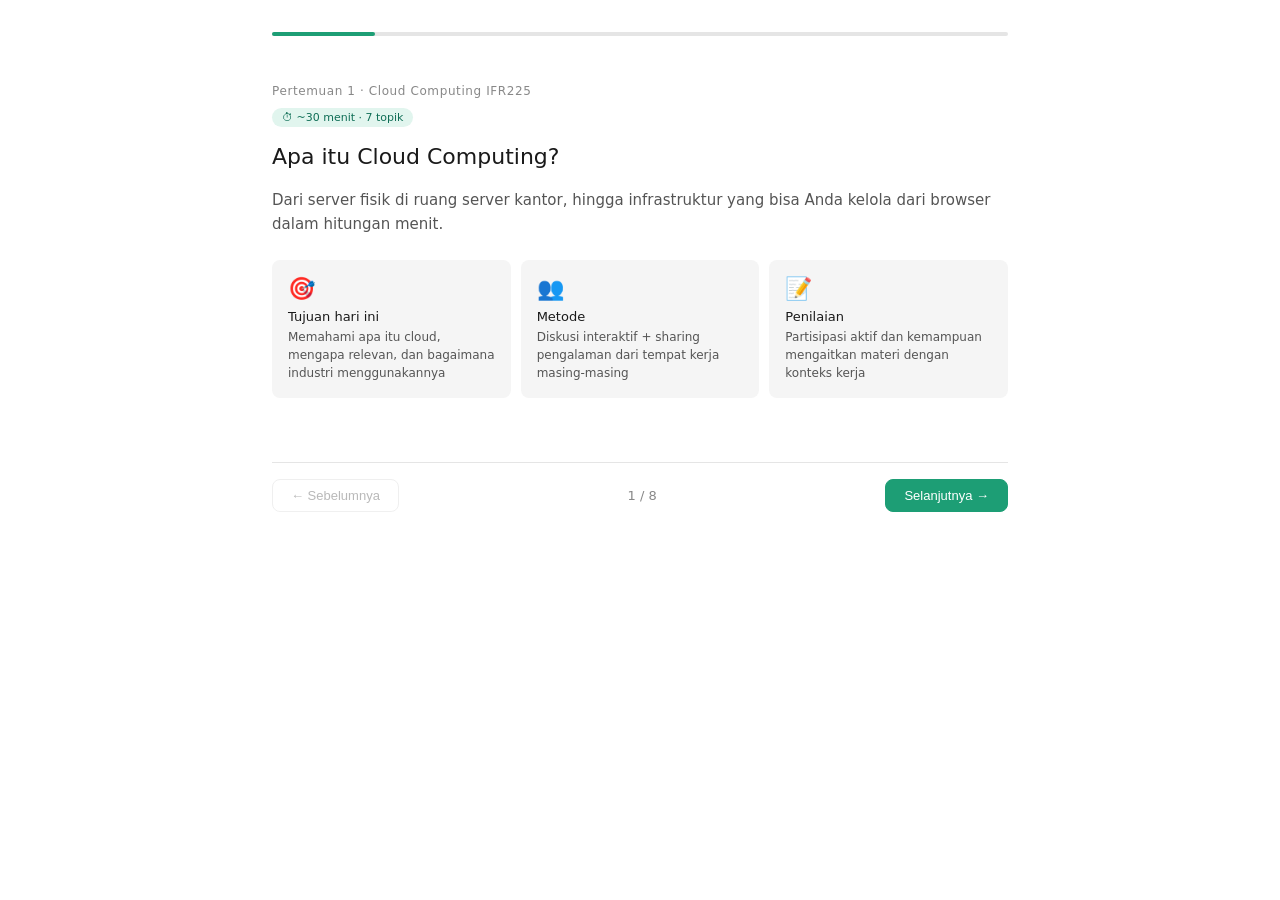
<file: content/docs/cloud-computing/intro.html>
<!doctype html>
<html lang="id">
	<head>
		<meta charset="UTF-8" />
		<meta name="viewport" content="width=device-width, initial-scale=1.0" />
		<title>Bahan Ajar Cloud Computing — Pertemuan 1</title>
		<style>
			* {
				box-sizing: border-box;
				margin: 0;
				padding: 0;
			}
			body {
				font-family: system-ui, sans-serif;
				background: #fff;
				color: #1a1a1a;
				padding: 2rem;
				max-width: 800px;
				margin: 0 auto;
			}
			.deck {
				width: 100%;
			}
			.slide {
				display: none;
				padding: 1.5rem 0;
			}
			.slide.active {
				display: block;
			}
			.progress-bar {
				width: 100%;
				height: 4px;
				background: #e5e5e5;
				border-radius: 2px;
				margin-bottom: 1.5rem;
			}
			.progress-fill {
				height: 4px;
				background: #1d9e75;
				border-radius: 2px;
				transition: width 0.3s ease;
			}
			.slide-meta {
				font-size: 12px;
				color: #888;
				margin-bottom: 0.5rem;
				letter-spacing: 0.05em;
			}
			.slide-title {
				font-size: 22px;
				font-weight: 500;
				color: #1a1a1a;
				margin-bottom: 1rem;
				line-height: 1.3;
			}
			.slide-subtitle {
				font-size: 15px;
				color: #555;
				margin-bottom: 1.5rem;
				line-height: 1.6;
			}
			.card-grid {
				display: grid;
				grid-template-columns: repeat(auto-fit, minmax(160px, 1fr));
				gap: 10px;
				margin: 1rem 0;
			}
			.card {
				background: #f5f5f5;
				border-radius: 8px;
				padding: 1rem;
			}
			.card-icon {
				font-size: 22px;
				margin-bottom: 8px;
			}
			.card-label {
				font-size: 13px;
				font-weight: 500;
				color: #1a1a1a;
				margin-bottom: 4px;
			}
			.card-desc {
				font-size: 12px;
				color: #555;
				line-height: 1.5;
			}
			.compare-row {
				display: grid;
				grid-template-columns: 1fr 1fr;
				gap: 10px;
				margin: 1rem 0;
			}
			.compare-card {
				background: #f5f5f5;
				border-radius: 8px;
				padding: 1rem;
			}
			.compare-head {
				font-size: 13px;
				font-weight: 500;
				color: #555;
				margin-bottom: 8px;
			}
			.compare-item {
				font-size: 13px;
				color: #1a1a1a;
				padding: 5px 0;
				border-bottom: 0.5px solid #ddd;
				line-height: 1.4;
			}
			.compare-item:last-child {
				border-bottom: none;
			}
			.highlight-box {
				border-left: 3px solid #1d9e75;
				padding: 0.75rem 1rem;
				background: #f5f5f5;
				border-radius: 0 8px 8px 0;
				margin: 1rem 0;
			}
			.highlight-box p {
				font-size: 14px;
				color: #1a1a1a;
				line-height: 1.6;
			}
			.timeline {
				margin: 1rem 0;
			}
			.tl-item {
				display: flex;
				gap: 12px;
				margin-bottom: 14px;
				align-items: flex-start;
			}
			.tl-dot {
				width: 28px;
				height: 28px;
				min-width: 28px;
				border-radius: 50%;
				background: #e1f5ee;
				display: flex;
				align-items: center;
				justify-content: center;
				font-size: 11px;
				font-weight: 500;
				color: #0f6e56;
			}
			.tl-content {
				flex: 1;
			}
			.tl-year {
				font-size: 11px;
				color: #888;
				margin-bottom: 2px;
			}
			.tl-text {
				font-size: 13px;
				color: #1a1a1a;
				line-height: 1.5;
			}
			.discussion-box {
				border: 0.5px solid #ccc;
				border-radius: 12px;
				padding: 1.25rem;
				margin: 1rem 0;
			}
			.discussion-q {
				font-size: 14px;
				color: #1a1a1a;
				line-height: 1.6;
				margin-bottom: 10px;
			}
			.ask-btn {
				font-size: 13px;
				padding: 8px 16px;
				border-radius: 8px;
				border: 0.5px solid #ccc;
				background: transparent;
				color: #1a1a1a;
				cursor: pointer;
				margin-right: 8px;
				margin-top: 4px;
			}
			.ask-btn:hover {
				background: #f5f5f5;
			}
			.sector-grid {
				display: grid;
				grid-template-columns: repeat(auto-fit, minmax(130px, 1fr));
				gap: 8px;
				margin: 1rem 0;
			}
			.sector-card {
				background: #f5f5f5;
				border-radius: 8px;
				padding: 0.75rem;
				text-align: center;
			}
			.sector-icon {
				font-size: 20px;
				margin-bottom: 6px;
			}
			.sector-name {
				font-size: 12px;
				font-weight: 500;
				color: #1a1a1a;
				margin-bottom: 3px;
			}
			.sector-ex {
				font-size: 11px;
				color: #555;
			}
			.summary-list {
				list-style: none;
				margin: 1rem 0;
			}
			.summary-list li {
				display: flex;
				gap: 10px;
				padding: 8px 0;
				border-bottom: 0.5px solid #e5e5e5;
				font-size: 14px;
				color: #1a1a1a;
				line-height: 1.5;
				align-items: flex-start;
			}
			.summary-list li:last-child {
				border-bottom: none;
			}
			.check {
				color: #1d9e75;
				font-size: 14px;
				margin-top: 2px;
				min-width: 16px;
			}
			.nav {
				display: flex;
				align-items: center;
				justify-content: space-between;
				margin-top: 1.5rem;
				padding-top: 1rem;
				border-top: 0.5px solid #e5e5e5;
			}
			.nav-btn {
				font-size: 13px;
				padding: 8px 18px;
				border-radius: 8px;
				border: 0.5px solid #ccc;
				background: transparent;
				color: #1a1a1a;
				cursor: pointer;
			}
			.nav-btn:hover {
				background: #f5f5f5;
			}
			.nav-btn:disabled {
				opacity: 0.3;
				cursor: default;
			}
			.nav-btn.primary {
				background: #1d9e75;
				color: white;
				border-color: #1d9e75;
			}
			.nav-btn.primary:hover {
				background: #0f6e56;
				border-color: #0f6e56;
			}
			.slide-counter {
				font-size: 13px;
				color: #888;
			}
			.timer-badge {
				display: inline-flex;
				align-items: center;
				gap: 5px;
				font-size: 11px;
				color: #0f6e56;
				background: #e1f5ee;
				padding: 3px 10px;
				border-radius: 20px;
				margin-bottom: 1rem;
			}
			.two-col {
				display: grid;
				grid-template-columns: 1fr 1fr;
				gap: 12px;
				margin: 1rem 0;
			}
			.stat-block {
				text-align: center;
				padding: 1rem;
				background: #f5f5f5;
				border-radius: 8px;
			}
			.stat-num {
				font-size: 24px;
				font-weight: 500;
				color: #1d9e75;
			}
			.stat-label {
				font-size: 12px;
				color: #555;
				margin-top: 4px;
			}
		</style>
	</head>
	<body>
		<div class="deck">
			<div class="progress-bar"
				><div class="progress-fill" id="prog" style="width: 14%"></div
			></div>

			<!-- Slide 1: Pembuka -->
			<div class="slide active" id="s1">
				<div class="slide-meta"
					>Pertemuan 1 · Cloud Computing IFR225</div
				>
				<div class="timer-badge">⏱ ~30 menit · 7 topik</div>
				<div class="slide-title">Apa itu Cloud Computing?</div>
				<div class="slide-subtitle"
					>Dari server fisik di ruang server kantor, hingga
					infrastruktur yang bisa Anda kelola dari browser dalam
					hitungan menit.</div
				>
				<div class="card-grid">
					<div class="card">
						<div class="card-icon">🎯</div>
						<div class="card-label">Tujuan hari ini</div>
						<div class="card-desc"
							>Memahami apa itu cloud, mengapa relevan, dan
							bagaimana industri menggunakannya</div
						>
					</div>
					<div class="card">
						<div class="card-icon">👥</div>
						<div class="card-label">Metode</div>
						<div class="card-desc"
							>Diskusi interaktif + sharing pengalaman dari tempat
							kerja masing-masing</div
						>
					</div>
					<div class="card">
						<div class="card-icon">📝</div>
						<div class="card-label">Penilaian</div>
						<div class="card-desc"
							>Partisipasi aktif dan kemampuan mengaitkan materi
							dengan konteks kerja</div
						>
					</div>
				</div>
			</div>

			<!-- Slide 2: Definisi -->
			<div class="slide" id="s2">
				<div class="slide-meta">Topik 1 · Definisi</div>
				<div class="slide-title">Definisi cloud computing</div>
				<div class="highlight-box">
					<p
						>NIST mendefinisikan cloud computing sebagai model yang
						memungkinkan akses jaringan yang nyaman dan sesuai
						permintaan ke kumpulan sumber daya komputasi yang dapat
						dikonfigurasi — seperti jaringan, server, penyimpanan,
						aplikasi, dan layanan — yang dapat dengan cepat
						disediakan dan dirilis dengan usaha manajemen
						minimal.</p
					>
				</div>
				<div class="slide-subtitle"
					>Sederhananya:
					<strong
						>sewa infrastruktur IT lewat internet, bayar sesuai
						pemakaian.</strong
					></div
				>
				<div class="card-grid">
					<div class="card">
						<div class="card-label">On-demand</div>
						<div class="card-desc"
							>Tersedia kapanpun dibutuhkan, tanpa perlu menunggu
							pengadaan hardware</div
						>
					</div>
					<div class="card">
						<div class="card-label">Elastis</div>
						<div class="card-desc"
							>Bisa ditambah atau dikurangi kapasitasnya sesuai
							kebutuhan saat itu</div
						>
					</div>
					<div class="card">
						<div class="card-label">Pay-as-you-go</div>
						<div class="card-desc"
							>Bayar hanya untuk yang digunakan, seperti tagihan
							listrik</div
						>
					</div>
				</div>
			</div>

			<!-- Slide 3: Sejarah -->
			<div class="slide" id="s3">
				<div class="slide-meta">Topik 2 · Sejarah</div>
				<div class="slide-title"
					>Perjalanan singkat cloud computing</div
				>
				<div class="timeline">
					<div class="tl-item">
						<div class="tl-dot">60an</div>
						<div class="tl-content">
							<div class="tl-year">1960-an</div>
							<div class="tl-text"
								>John McCarthy menggagas "computing as a
								utility" — komputasi seperti listrik, bisa
								dinikmati banyak orang sekaligus</div
							>
						</div>
					</div>
					<div class="tl-item">
						<div class="tl-dot">99</div>
						<div class="tl-content">
							<div class="tl-year">1999</div>
							<div class="tl-text"
								>Salesforce meluncurkan aplikasi bisnis lewat
								internet — cikal bakal SaaS modern</div
							>
						</div>
					</div>
					<div class="tl-item">
						<div class="tl-dot">06</div>
						<div class="tl-content">
							<div class="tl-year">2006</div>
							<div class="tl-text"
								>Amazon Web Services (AWS) lahir. EC2 dan S3
								menjadi layanan cloud komersial pertama yang
								masif</div
							>
						</div>
					</div>
					<div class="tl-item">
						<div class="tl-dot">10+</div>
						<div class="tl-content">
							<div class="tl-year">2010-sekarang</div>
							<div class="tl-text"
								>Google Cloud, Microsoft Azure, Alibaba Cloud
								menyusul. Cloud menjadi backbone industri
								global</div
							>
						</div>
					</div>
				</div>
			</div>

			<!-- Slide 4: On-premise vs Cloud -->
			<div class="slide" id="s4">
				<div class="slide-meta">Topik 3 · Perbandingan</div>
				<div class="slide-title">On-premise vs cloud</div>
				<div class="compare-row">
					<div class="compare-card">
						<div class="compare-head"
							>🏢 On-premise (tradisional)</div
						>
						<div class="compare-item"
							>Beli & kelola hardware sendiri</div
						>
						<div class="compare-item">Biaya awal besar (CAPEX)</div>
						<div class="compare-item"
							>Kapasitas tetap, sulit ditambah cepat</div
						>
						<div class="compare-item"
							>Tim IT internal wajib ada</div
						>
						<div class="compare-item">Kontrol penuh atas data</div>
					</div>
					<div class="compare-card" style="border: 0.5px solid #aaa">
						<div class="compare-head" style="color: #0f6e56"
							>☁️ Cloud</div
						>
						<div class="compare-item"
							>Sewa infrastruktur dari penyedia</div
						>
						<div class="compare-item"
							>Biaya operasional (OPEX), fleksibel</div
						>
						<div class="compare-item"
							>Skalabel dalam hitungan menit</div
						>
						<div class="compare-item"
							>Pemeliharaan ditangani penyedia</div
						>
						<div class="compare-item"
							>Data di server pihak ketiga</div
						>
					</div>
				</div>
				<div class="highlight-box">
					<p
						>Tidak semua perusahaan harus full cloud. Banyak yang
						memilih hybrid — sebagian tetap on-premise, sebagian
						pindah ke cloud sesuai kebutuhan dan regulasi.</p
					>
				</div>
			</div>

			<!-- Slide 5: Pemain utama -->
			<div class="slide" id="s5">
				<div class="slide-meta">Topik 4 · Ekosistem industri</div>
				<div class="slide-title"
					>Ekosistem cloud global & Indonesia</div
				>
				<div class="two-col">
					<div class="stat-block">
						<div class="stat-num">$679M</div>
						<div class="stat-label"
							>Nilai pasar cloud Indonesia 2023</div
						>
					</div>
					<div class="stat-block">
						<div class="stat-num">3 besar</div>
						<div class="stat-label"
							>AWS, Azure, GCP kuasai ~65% pasar global</div
						>
					</div>
				</div>
				<div class="card-grid">
					<div class="card">
						<div class="card-icon">🟠</div>
						<div class="card-label">Amazon Web Services</div>
						<div class="card-desc"
							>Terbesar, paling lengkap. Dipakai Tokopedia, Gojek,
							banyak bank</div
						>
					</div>
					<div class="card">
						<div class="card-icon">🔵</div>
						<div class="card-label">Microsoft Azure</div>
						<div class="card-desc"
							>Kuat di enterprise & integrasi Microsoft 365.
							Banyak dipakai korporat Indonesia</div
						>
					</div>
					<div class="card">
						<div class="card-icon">🔴</div>
						<div class="card-label">Google Cloud</div>
						<div class="card-desc"
							>Unggul di AI/ML dan data analytics. Dipakai startup
							teknologi</div
						>
					</div>
					<div class="card">
						<div class="card-icon">🇮🇩</div>
						<div class="card-label"
							>Lokal: Telkom, Alibaba ID, BiznetGio</div
						>
						<div class="card-desc"
							>Telkom NeutraCDC, Alibaba Cloud ID — opsi untuk
							data residency lokal</div
						>
					</div>
				</div>
			</div>

			<!-- Slide 6: Adopsi per sektor -->
			<div class="slide" id="s6">
				<div class="slide-meta">Topik 5 · Adopsi di industri</div>
				<div class="slide-title"
					>Cloud di berbagai sektor industri Indonesia</div
				>
				<div class="sector-grid">
					<div class="sector-card">
						<div class="sector-icon">🏦</div>
						<div class="sector-name">Perbankan</div>
						<div class="sector-ex"
							>Core banking hybrid, digital banking</div
						>
					</div>
					<div class="sector-card">
						<div class="sector-icon">🛒</div>
						<div class="sector-name">E-commerce</div>
						<div class="sector-ex"
							>Auto-scale saat Harbolnas, flash sale</div
						>
					</div>
					<div class="sector-card">
						<div class="sector-icon">🏥</div>
						<div class="sector-name">Kesehatan</div>
						<div class="sector-ex"
							>Rekam medis elektronik, telemedicine</div
						>
					</div>
					<div class="sector-card">
						<div class="sector-icon">🏛️</div>
						<div class="sector-name">Pemerintahan</div>
						<div class="sector-ex"
							>SPBE, Govtech, PDNS nasional</div
						>
					</div>
					<div class="sector-card">
						<div class="sector-icon">📚</div>
						<div class="sector-name">Pendidikan</div>
						<div class="sector-ex"
							>LMS, platform belajar online</div
						>
					</div>
					<div class="sector-card">
						<div class="sector-icon">🏭</div>
						<div class="sector-name">Manufaktur</div>
						<div class="sector-ex"
							>IoT, supply chain, predictive maintenance</div
						>
					</div>
				</div>
				<div class="highlight-box">
					<p
						>Insiden PDNS 2024 menjadi pelajaran penting tentang
						pentingnya backup, redundansi, dan tata kelola data di
						cloud pemerintah.</p
					>
				</div>
			</div>

			<!-- Slide 7: Diskusi -->
			<div class="slide" id="s7">
				<div class="slide-meta">Topik 6 · Diskusi kelas</div>
				<div class="slide-title"
					>Diskusi: cloud di tempat kerja Anda</div
				>
				<div class="slide-subtitle"
					>Bagikan pengalaman Anda — tidak ada jawaban salah. Setiap
					konteks berbeda.</div
				>
				<div class="discussion-box">
					<div class="discussion-q">🗣 Pertanyaan diskusi:</div>
					<ul
						style="
							padding-left: 1.2rem;
							font-size: 14px;
							color: #1a1a1a;
							line-height: 2;
						"
					>
						<li
							>Apakah perusahaan tempat Anda bekerja sudah
							menggunakan cloud? Layanan apa?</li
						>
						<li
							>Apa tantangan IT terbesar yang pernah Anda hadapi —
							apakah cloud bisa jadi solusinya?</li
						>
						<li
							>Adakah kekhawatiran tentang keamanan atau privasi
							data jika pindah ke cloud?</li
						>
					</ul>
				</div>
			</div>

			<!-- Slide 8: Ringkasan -->
			<div class="slide" id="s8">
				<div class="slide-meta">Penutup · Ringkasan pertemuan 1</div>
				<div class="slide-title">Yang kita pelajari hari ini</div>
				<ul class="summary-list">
					<li
						><span class="check">✓</span> Cloud adalah model
						komputasi on-demand, elastis, dan berbasis konsumsi</li
					>
					<li
						><span class="check">✓</span> Evolusi dari mainframe era
						60an hingga hyperscaler modern AWS, Azure, GCP</li
					>
					<li
						><span class="check">✓</span> On-premise cocok untuk
						kontrol penuh; cloud unggul dalam fleksibilitas dan
						kecepatan</li
					>
					<li
						><span class="check">✓</span> AWS, Azure, GCP adalah
						pemain utama; ada opsi lokal untuk kepatuhan
						regulasi</li
					>
					<li
						><span class="check">✓</span> Adopsi cloud sudah masif
						di perbankan, e-commerce, kesehatan, dan pemerintahan
						Indonesia</li
					>
				</ul>
				<div class="highlight-box" style="margin-top: 1.25rem">
					<p
						>Pertemuan berikutnya: kita akan bedah model layanan
						IaaS, PaaS, SaaS — dan Anda akan mulai bisa
						mengklasifikasikan layanan yang sudah digunakan
						sehari-hari di tempat kerja.</p
					>
				</div>
			</div>

			<!-- Navigation -->
			<div class="nav">
				<button
					class="nav-btn"
					id="prevBtn"
					onclick="navigate(-1)"
					disabled
					>← Sebelumnya</button
				>
				<span class="slide-counter" id="counter">1 / 8</span>
				<button
					class="nav-btn primary"
					id="nextBtn"
					onclick="navigate(1)"
					>Selanjutnya →</button
				>
			</div>
		</div>

		<script>
			let cur = 1
			const total = 8
			function navigate(dir) {
				document.getElementById('s' + cur).classList.remove('active')
				cur += dir
				document.getElementById('s' + cur).classList.add('active')
				document.getElementById('counter').textContent =
					cur + ' / ' + total
				document.getElementById('prog').style.width =
					Math.round((cur / total) * 100) + '%'
				document.getElementById('prevBtn').disabled = cur === 1
				document.getElementById('nextBtn').disabled = cur === total
				document.getElementById('nextBtn').textContent =
					cur === total ? 'Selesai ✓' : 'Selanjutnya →'
			}
		</script>
	</body>
</html>
</file>
